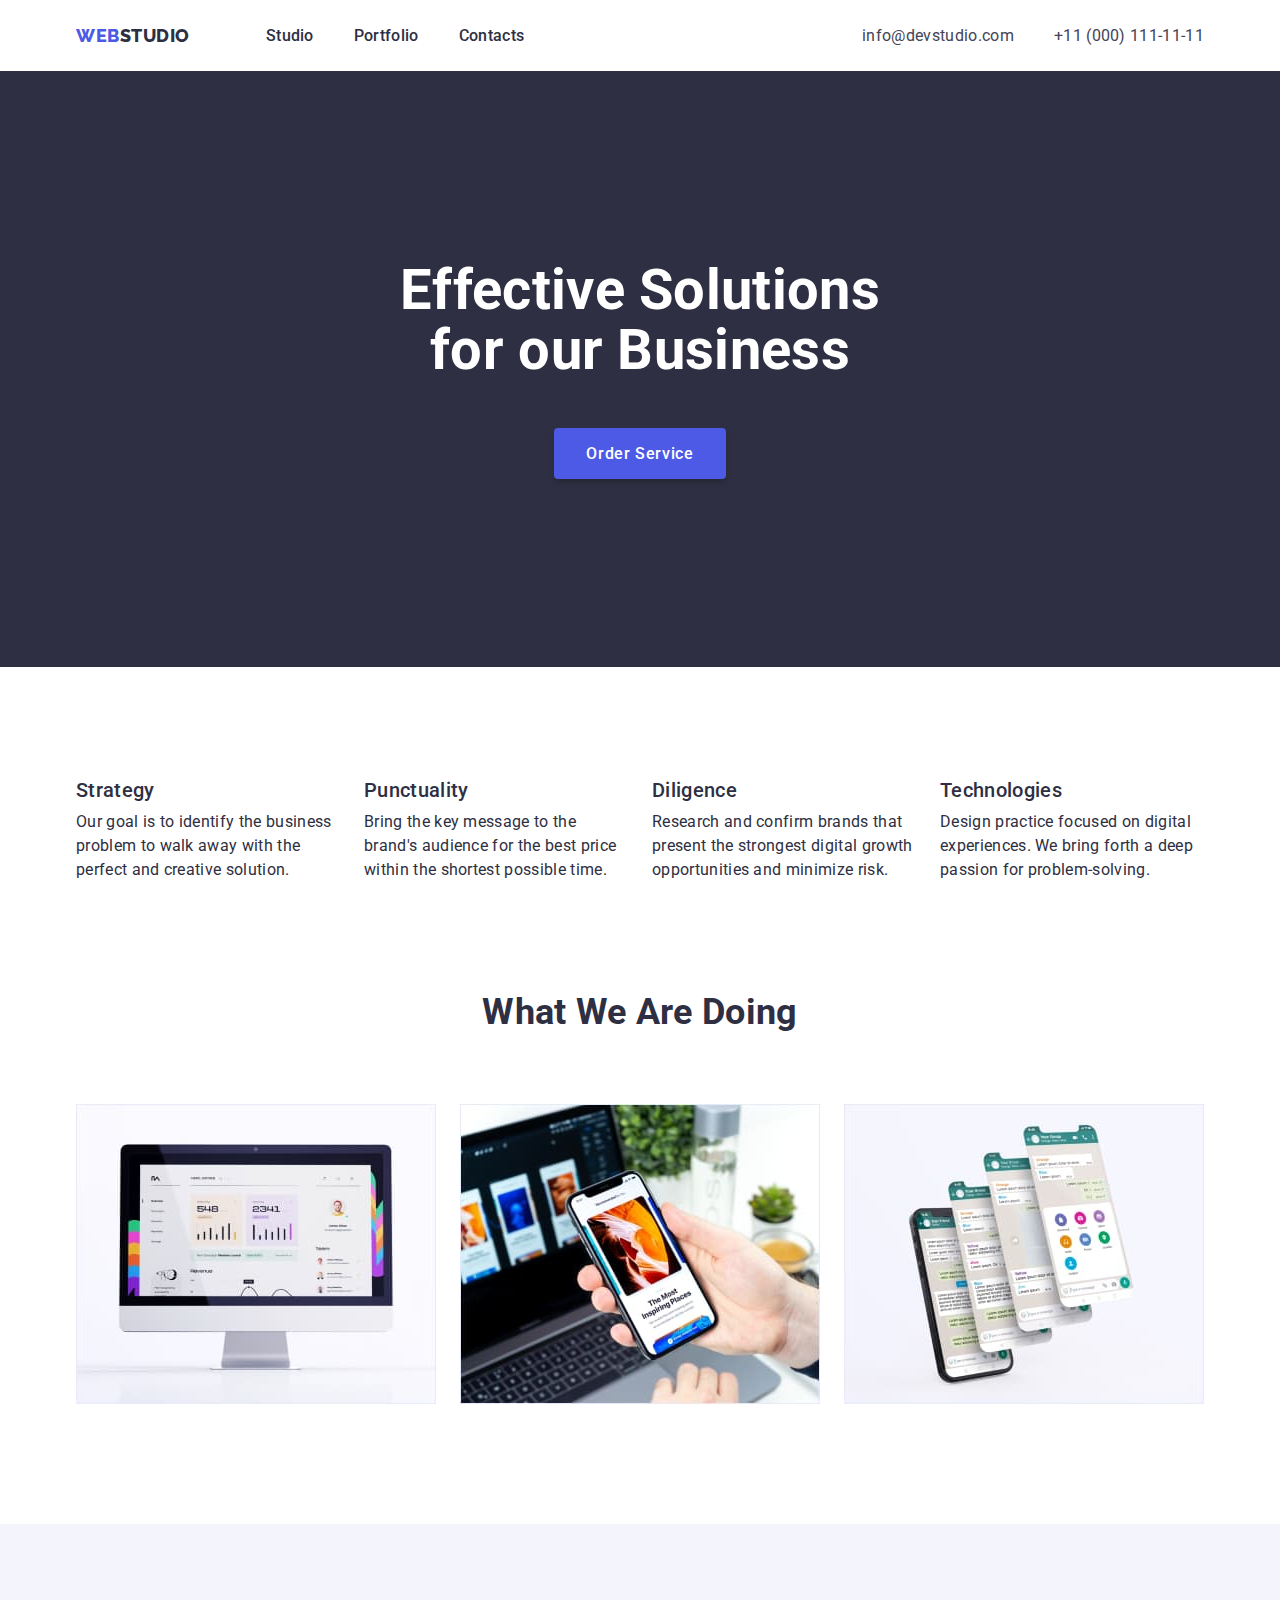
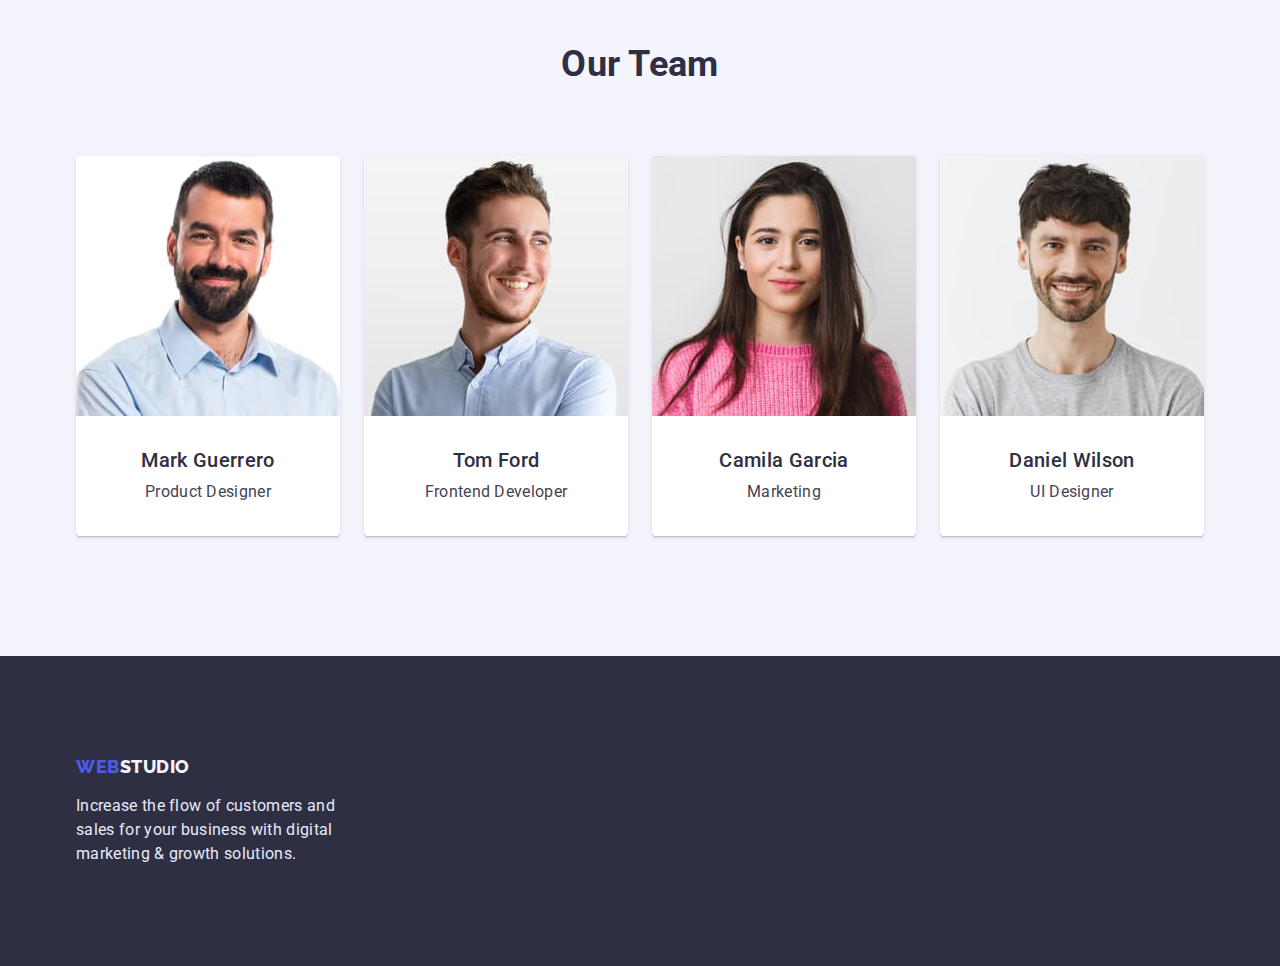
<file: index.html>
<!DOCTYPE html>
<html lang="en">
  <head>
    <title>WebStudio</title>

    <link rel="preconnect" href="https://fonts.googleapis.com" />
    <link rel="preconnect" href="https://fonts.gstatic.com" crossorigin />

    <link
      href="https://fonts.googleapis.com/css2?family=Raleway:wght@800&family=Roboto:wght@400;500;700;900&display=swap"
      rel="stylesheet"
    />
    <link
      href="https://cdn.jsdelivr.net/npm/modern-normalize@1.1.0/modern-normalize.min.css
      "
      rel="stylesheet"
    />

    <link rel="stylesheet" href="./css/styles.css" />
  </head>

  <body>
    <header class="header">
      <div class="container hdr-main">
        <nav class="header-nav hdr-main">
          <a class="header-logo link" href="./index.html"
            ><span class="header-logo-color link">Web</span>Studio</a
          >
          <ul class="header-list list hdr-main">
            <li class="header-item">
              <a class="header-link current link" href="./index.html">Studio</a>
            </li>
            <li class="header-item">
              <a class="header-link current link" href="./portfolio.html"
                >Portfolio</a>
            </li>
            <li class="header-item">
              <a class="header-link current link" href="./contacts.html"
                >Contacts</a
              >
            </li>
          </ul>
        </nav>
        <address class="adress">
          <ul class="adress-list list hdr-main">
            <li class="adress-item">
              <a class="adress-mail link" href="mailto:info@devstudio.com"
                >info@devstudio.com</a
              >
            </li>
            <li class="adress-item">
              <a class="adress-tel link" href="tel:+11(000)111-11-11"
                >+11 (000) 111-11-11</a
              >
            </li>
          </ul>
        </address>
      </div>
    </header>
    <main>
      <!-- Hero section -->
      <section class="hero">
        <div class="container">
          <h1 class="hero-title">Effective Solutions for our Business</h1>
          <button type="button" class="hero-order">Order Service</button>
        </div>
      </section>

      <!-- Our Features -->

      <section class="features">
        <div class="container">
          <h2 class="visually-hidden">Our Features</h2>
          <ul class="features-list list">
            <li class="features-item">
              <h3 class="features-subtitle">Strategy</h3>
              <p class="features-text">
                Our goal is to identify the business problem to walk away with
                the perfect and creative solution.
              </p>
            </li>
            <li class="features-item">
              <h3 class="features-subtitle">Punctuality</h3>
              <p class="features-text">
                Bring the key message to the brand's audience for the best price
                within the shortest possible time.
              </p>
            </li>
            <li class="features-item">
              <h3 class="features-subtitle">Diligence</h3>
              <p class="features-text">
                Research and confirm brands that present the strongest digital
                growth opportunities and minimize risk.
              </p>
            </li>
            <li class="features-item">
              <h3 class="features-subtitle">Technologies</h3>
              <p class="features-text">
                Design practice focused on digital experiences. We bring forth a
                deep passion for problem-solving.
              </p>
            </li>
          </ul>
        </div>
      </section>

      <!-- Our Activity -->

      <section class="activity">
        <div class="container">
          <h2 class="activity-title">What we are doing</h2>
          <ul class="activity-list list">
            <li class="activity-item">
              <img
                class="activity-img"
                src="./images/computer.jpg"
                alt="computer"
                width="360"
                height="300"
              />
            </li>
            <li class="activity-item">
              <img
                class="activity-img"
                src="./images/design.jpg"
                alt="design"
                width="360"
                height="300"
              />
            </li>
            <li class="activity-item">
              <img
                class="activity-img"
                src="./images/apps.jpg"
                alt="apps"
                width="360"
                height="300"
              />
            </li>
          </ul>
        </div>
      </section>

      <!-- Our Team -->

      <section class="team">
        <div class="container">
          <h2 class="team-title">Our Team</h2>
          <ul class="team-list list">
            <li class="team-item">
              <img
                class="team-img"
                src="./images/product-designer.jpg"
                alt="Product Designer"
                width="264"
                height="260"
              />
              <div class="tm-txt">
              <h3 class="team-subtitle">Mark Guerrero</h3>
              <p class="team-text">Product Designer</p>
              </div>
            </li>
            <li class="team-item">
              <img
                class="team-img"
                src="./images/frontend-developer.jpg"
                alt="Frontend Developer"
                width="264"
                height="260"
              />
              <div class="tm-txt">
              <h3 class="team-subtitle">Tom Ford</h3>
              <p class="team-text">Frontend Developer</p>
             </div>
            </li>
            <li class="team-item">
              <img
                class="team-img"
                src="./images/marketing.jpg"
                alt="Marketing"
                width="264"
                height="260"
              />
              <div class="tm-txt">
              <h3 class="team-subtitle">Camila Garcia</h3>
              <p class="team-text">Marketing</p>
            </div>
            </li>
            <li class="team-item">
              <img
                class="team-img"
                src="./images/ui-designer.jpg"
                alt="UI Designer"
                width="264"
                height="260"
              />
              <div class="tm-txt">
              <h3 class="team-subtitle">Daniel Wilson</h3>
              <p class="team-text">UI Designer</p>
              </div>
            </li>
          </ul>
        </div>
      </section>
    </main>

    <!-- Footer -->

    <footer class="footer">
      <div class="container">
        <a href="./index.html" class="footer-logo link"
          ><span class="footer-logo-color">Web</span>Studio</a
        >
        <p class="footer-text">
          Increase the flow of customers and sales for your business with
          digital marketing & growth solutions.
        </p>
      </div>
    </footer>
  </body>
</html>
</file>
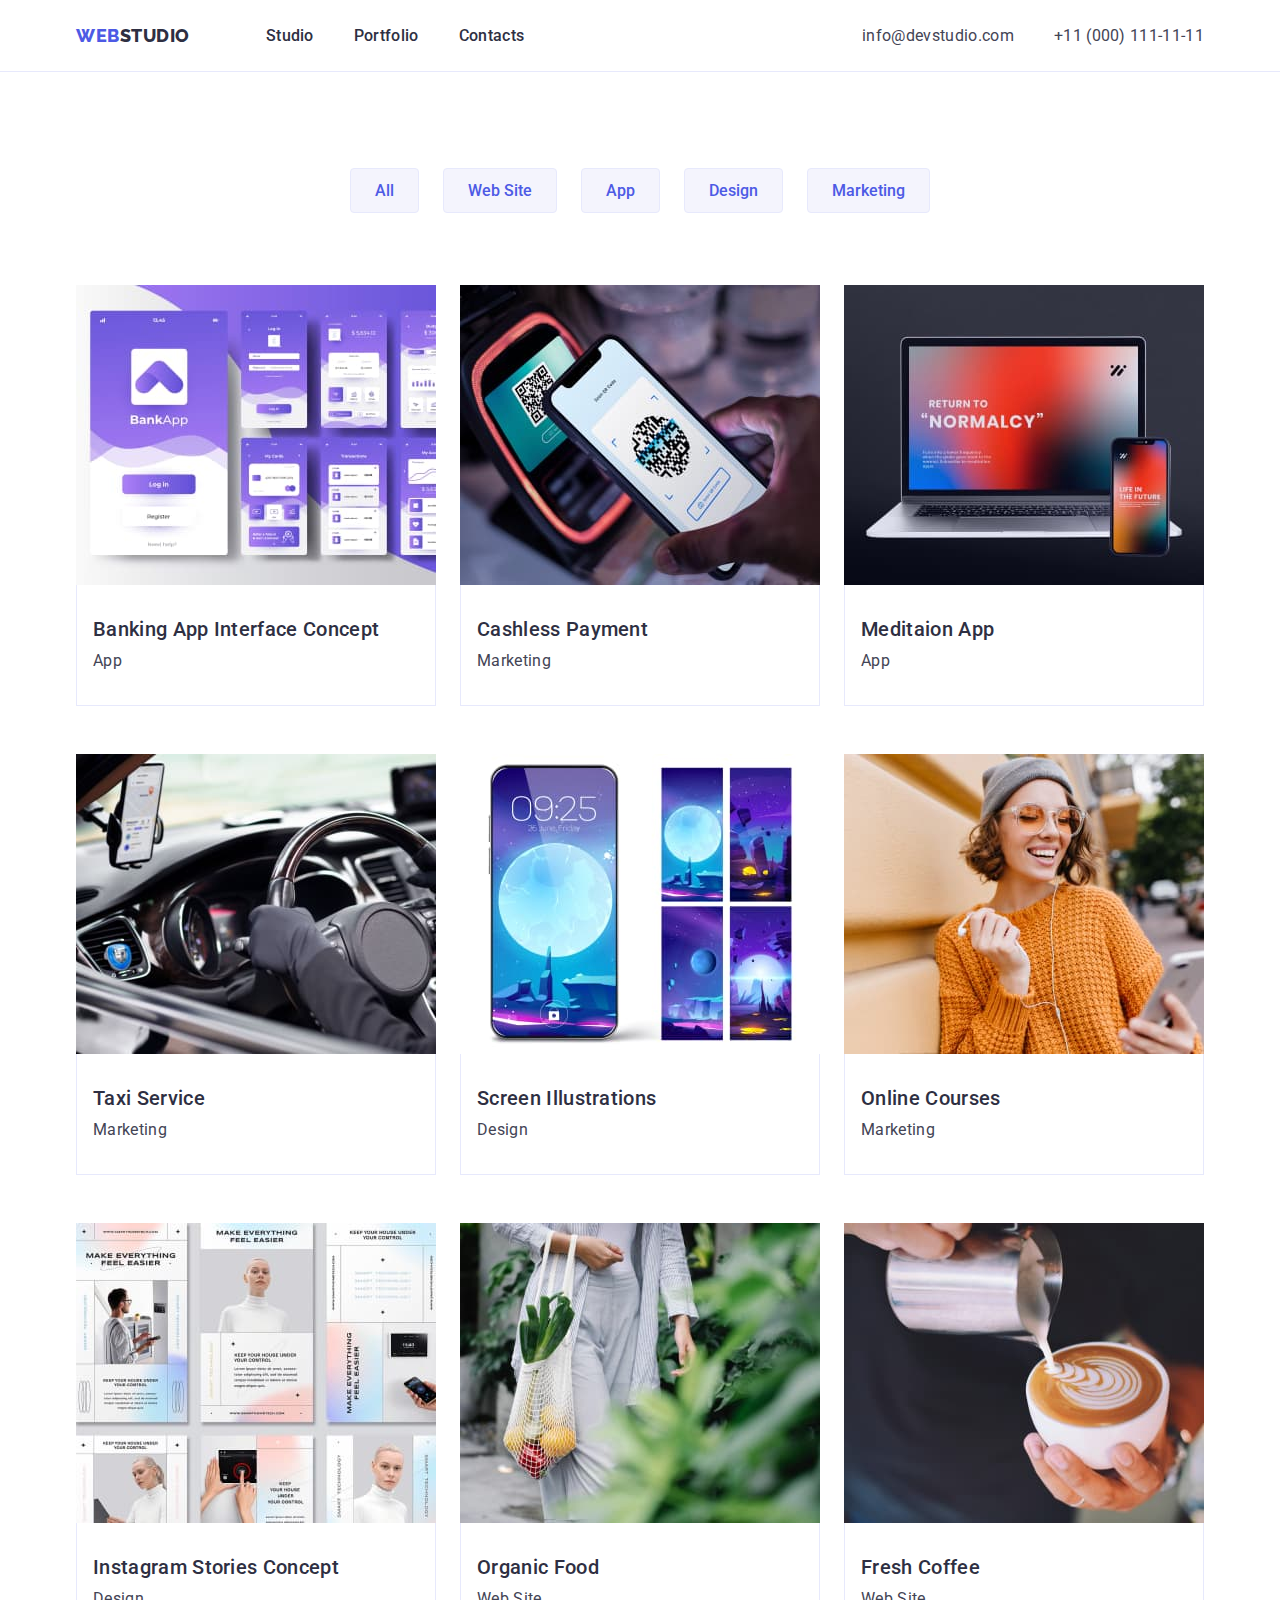
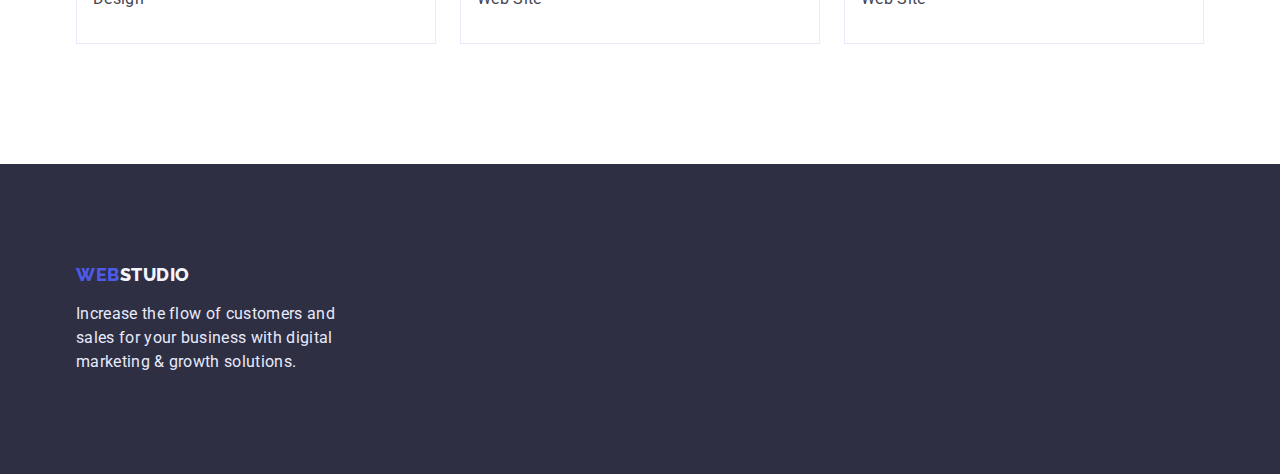
<file: portfolio.html>
<!DOCTYPE html>
<html lang="en">
  <head>
    <meta charset="UTF-8" />
    <meta http-equiv="X-UA-Compatible" content="IE=edge" />
    <meta name="viewport" content="width=device-width, initial-scale=1.0" />
    <title>Portfolio</title>

    <link rel="preconnect" href="https://fonts.googleapis.com" />
    <link rel="preconnect" href="https://fonts.gstatic.com" crossorigin />

    <link
      href="https://fonts.googleapis.com/css2?family=Raleway:wght@800&family=Roboto:wght@400;500;700;900&display=swap"
      rel="stylesheet"
    />
    <link
      href="
      https://cdn.jsdelivr.net/npm/modern-normalize@1.1.0/modern-normalize.min.css
      "
      rel="stylesheet"
    />
    <link rel="stylesheet" href="./css/styles.css" />
  </head>

  <!-- Header -->

  <body>
    <header class="header prf-header">
      <div class="container hdr-main">
        <nav class="header-nav hdr-main">
          <a class="header-logo link" href="./index.html"
            ><span class="header-logo-color">Web</span>Studio</a
          >
          <ul class="header-list list hdr-main">
            <li class="header-item">
              <a class="header-link current link" href="./index.html">Studio</a>
            </li>
            <li class="header-item">
              <a class="header-link current link" href="./portfolio.html"
                >Portfolio</a
              >
            </li>
            <li class="header-item">
              <a class="header-link current link" href="./contacts.html"
                >Contacts</a
              >
            </li>
          </ul>
        </nav>
        <address class="adress">
          <ul class="adress-list list hdr-main">
            <li class="adress-item">
              <a class="adress-mail link" href="mailto:info@devstudio.com"
                >info@devstudio.com</a
              >
            </li>
            <li class="adress-item">
              <a class="adress-tel link adress-pdg" href="tel:+11(000)111-11-11"
                >+11 (000) 111-11-11</a
              >
            </li>
          </ul>
        </address>
      </div>
    </header>

    <!-- button   -->

    <main>
      <section class="portfolio">
        <div class="container">
          <h1 class="visually-hidden">Portfolio</h1>
          <ul class="button-list list">
            <li class="button-item">
              <button type="button" class="button-btn">All</button>
            </li>
            <li class="button-item">
              <button type="button" class="button-btn">Web Site</button>
            </li>
            <li class="button-item">
              <button type="button" class="button-btn">App</button>
            </li>
            <li class="button-item">
              <button type="button" class="button-btn">Design</button>
            </li>
            <li class="button-item">
              <button type="button" class="button-btn">Marketing</button>
            </li>
          </ul>
          <!-- Portfolio -->
          
          <ul class="portfolio-list list">
            <li class="portfolio-item">
              <img
                class="portfolio-img"
                src="./images/banking-app.jpg"
                alt="Banking App"
                width="360"
                height="300"
              />
              <div class="txt-border">
                <h2 class="portfolio-title">Banking App Interface Concept</h2>
                <p class="portfolio-text">App</p>
              </div>
            </li>
            <li class="portfolio-item">
              <img
                class="portfolio-img"
                src="./images/cashless-pay.jpg"
                alt="Cashless Payment"
                width="360"
                height="300"
              />
              <div class="txt-border">
                <h2 class="portfolio-title">Cashless Payment</h2>
                <p class="portfolio-text">Marketing</p>
              </div>
            </li>
            <li class="portfolio-item">
              <img
                class="portfolio-img"
                src="./images/meditaion-app.jpg"
                alt="Meditaion App"
                width="360"
                height="300"
              />
              <div class="txt-border">
                <h2 class="portfolio-title">Meditaion App</h2>
                <p class="portfolio-text">App</p>
              </div>
            </li>
            <li class="portfolio-item">
              <img
                class="portfolio-img"
                src="./images/taxi-service.jpg"
                alt="Taxi Service"
                width="360"
                height="300"
              />
              <div class="txt-border">
                <h2 class="portfolio-title">Taxi Service</h2>
                <p class="portfolio-text">Marketing</p>
              </div>
            </li>
            <li class="portfolio-item">
              <img
                class="portfolio-img"
                src="./images/screen-illustrations.jpg"
                alt="Screen Illustrations"
                width="360"
                height="300"
              />
              <div class="txt-border">
                <h2 class="portfolio-title">Screen Illustrations</h2>
                <p class="portfolio-text">Design</p>
              </div>
            </li>
            <li class="portfolio-item">
              <img
                class="portfolio-img"
                src="./images/online-courses.jpg"
                alt="Online Courses"
                width="360"
                height="300"
              />
              <div class="txt-border">
                <h2 class="portfolio-title">Online Courses</h2>
                <p class="portfolio-text">Marketing</p>
              </div>
            </li>
            <li class="portfolio-item">
              <img
                class="portfolio-img"
                src="./images/instagram-stories-concept.jpg"
                alt="Instagram Stories Concept"
                width="360"
                height="300"
              />
              <div class="txt-border">
                <h2 class="portfolio-title">Instagram Stories Concept</h2>
                <p class="portfolio-text">Design</p>
              </div>
            </li>
            <li class="portfolio-item">
              <img
                class="portfolio-img"
                src="./images/organic-food.jpg"
                alt="Organic Food"
                width="360"
                height="300"
              />
              <div class="txt-border">
                <h2 class="portfolio-title">Organic Food</h2>
                <p class="portfolio-text">Web Site</p>
              </div>
            </li>
            <li class="portfolio-item">
              <img
                class="portfolio-img"
                src="./images/fresh-coffee.jpg"
                alt="Coffee"
                width="360"
                height="300"
              />
              <div class="txt-border">
                <h2 class="portfolio-title">Fresh Coffee</h2>
                <p class="portfolio-text">Web Site</p>
              </div>
            </li>
          </ul>
        </div>
      </section>
    </main>

    <!-- Footer -->

    <footer class="footer">
      <div class="container ftr-border">
        <a class="footer-logo link" href="./index.html"
          ><span class="footer-logo-color">Web</span>Studio</a
        >
        <p class="footer-text">
          Increase the flow of customers and sales for your business with
          digital marketing & growth solutions.
        </p>
      </div>
    </footer>
  </body>
</html>
</file>
<file: css/styles.css>
/* Header */
:root {
  /* Fonts */
  --secondary-fonts: 'Raleway';

  /* Colors */
  --dark: #2e2f42;
  --bgd-w: #ffffff;
  --primary-brand: #4d5ae5;
  --pressed-state: #404bbf;
  --dark: #2e2f42;
  --success: #31d0aa;
  --text: #434455;
  --subtle-text: #8e8f99;
  --accent: #e7e9fc;
  --light: #f4f4fd;
  --modal-overlay: rgba(46, 47, 66, 0.4);
  --hero-bgd-d: #2e2f42;

  /* header logo  */
  --h-lg-wght: 800;
  --h-lg-sz: 18px;

  /* header 2 */
  --h-sc-sz: 36px;
  --h-sc-hght: calc(40 / 36);
  --h-algn: center;
  --h-transf: capitalize;

  /* header 3 */
  --h-trd-wght: 500;
  --h-trd-sz: 20px;
  --h-trd-hght: calc(24 / 20);
  --let-sps-thr: 0.03em;
  --ln-hght-m: calc(24 / 16);
}

body {
  color: var(--dark);
  background-color: var(--bgd-w);
  font-family: 'Roboto', sans-serif;
  letter-spacing: 0.02em;
}
.container {
  width: 1158px;
  padding: 0 15px;
  margin: 0 auto;
}

h1,
h2,
h3,h4,
h5,
h6,
p,
ul {
  margin: 0;
}
.link {
  text-decoration: none;
}
.list {
  list-style: none;
  margin: 0;
  padding: 0;
}
img {
  display: block;
  max-width: 100%;
  height: auto;
}

.header {
  border-bottom: 1px solid;
  padding-top: 24px;
  padding-bottom: 23px;
}
.prf-header {
border-bottom: 1px solid var(--accent);
}
.hdr-main {
  display: flex;
}
.header-nav {
  margin-right: auto;
}
.header-logo {
  font-family: var(--secondary-fonts);
  font-weight: var(--h-lg-wght);
  font-size: var(--h-lg-sz);
  line-height: calc(24 / 18);
  letter-spacing: var(--let-sps-thr);
  text-transform: uppercase;
  color: var(--hero-bgd-d);
  margin-right: 76px;
}
.header-logo-color {
  color: var(--primary-brand);
}
.header-item {
  margin-right: 40px;
}
.header-item:last-child {
  margin-right: 0;
}
.header-link {
  font-weight: var(--h-trd-wght);
  line-height: var(--ln-hght-m);
  color: var(--hero-bgd-d);
}

.header-link:hover,
.header-link:focus {
  color: var(--pressed-state);
}
.adress-item {
  margin-right: 40px;
}
.adress-item:last-child {
  margin-right: 0;
}

.adress-mail {
  line-height: var(--ln-hght-m);
  font-style: normal;
  color: var(--text); 
} 

.adress-tel {
  line-height: var(--ln-hght-m);
  font-style: normal;
  color: var(--text);
}
.adress-mail:hover,
.adress-mail:focus,
.adress-tel:hover,
.adress-tel:focus {
  color: var(--pressed-state);
}

/*  Hero section  */

.hero {
  background-color: var(--hero-bgd-d);
  padding-top: 188px;
  padding-bottom: 188px;
}
.hero-title {
  font-size: 56px;
  line-height: calc(60 / 56);
  color: var(--bgd-w);
  text-align: var(--h-algn);
  width: 494px;
  margin-bottom: 48px;
  margin-left: auto;
  margin-right: auto;
}
.hero-order {
  font-family: inherit;
  background-color: var(--primary-brand);
  box-shadow: 0px 4px 4px rgba(0, 0, 0, 0.15);
  border-radius: 4px;
  font-weight: var(--h-trd-wght);
  font-size: 16px;
  line-height: var(--h-trd-hght);
  letter-spacing: 0.04em;
  color: var(--bgd-w);
  cursor: pointer;
  padding: 16px 32px;
  border: none;
  margin: 0 auto;
  display: block;
}
.hero-order:hover,
.hero-order:focus {
  background-color: var(--pressed-state);
}

/* Our Features */

.features {
  padding-top: 111px;
  padding-bottom: 110px;
}
.visually-hidden {
  position: absolute;
  width: 1px;
  height: 1px;
  margin: -1px;
  border: 0;
  padding: 0;
  white-space: nowrap;
  clip-path: inset(100%);
  clip: rect(0 0 0 0);
  overflow: hidden;
}
.features-list {
  display: flex;
  gap: 24px;
}
.features-item {
  flex-basis: calc((100% - 3 * 24px)/4);
}

.features-subtitle {
  font-weight: var(--h-trd-wght);
  font-size: var(--h-trd-sz);
  line-height: var(--h-trd-hght);
  margin-bottom: 8px;
}
.features-text {
  line-height: var(--ln-hght-m);
}

/* Our Activity */

.activity {
  padding-bottom: 120px;

}
.activity-title {
  font-size: var(--h-sc-sz);
  line-height: var(--h-sc-hght);
  text-transform: var(--h-transf);
  text-align: var(--h-algn);
  margin-bottom: 72px;
  
}
.activity-list {
  display: flex;
  justify-content: center;
  gap: 24px;
}
.activity-item {
}
.activity-img {
}

/* Our Team */

.team {
  background-color: var(--light);
  padding-bottom: 120px;
  padding-top: 120px;
}
.team-title {
  font-size: var(--h-sc-sz);
  line-height: var(--h-sc-hght);
  text-transform: var(--h-transf);
  text-align: var(--h-algn);
  margin-bottom: 72px;
}
.team-list {
  display: flex;
  gap: 24px;
  align-items: center;
}
.team-item {
  box-shadow: 0px 1px 6px rgba(46, 47, 66, 0.08),
    0px 1px 1px rgba(46, 47, 66, 0.16), 0px 2px 1px rgba(46, 47, 66, 0.08);
  border-radius: 0px 0px 4px 4px;
  background-color: var(--bgd-w);
}
.team-img {
}
.team-subtitle {
  font-weight: var(--h-trd-wght);
  font-size: var(--h-trd-sz);
  line-height: var(--h-trd-hght);
  text-align: center;
  margin-bottom: 8px;
}
.team-text {
  color: var(--text);
  line-height: var(--ln-hght-m);
  text-align: center;
}
.tm-txt {
  padding-top: 32px;
  padding-bottom: 32px;
}

/* Footer */

.footer {
  background-color: var(--hero-bgd-d);
  padding-top: 100px;
  padding-bottom: 100px;
}
.footer-logo {
  font-family: var(--secondary-fonts);
  font-weight: var(--h-lg-wght);
  font-size: var(--h-lg-sz);
  line-height: calc(21 / 18);
  letter-spacing: var(--let-sps-thr);
  text-transform: uppercase;
  color: var(--light);
}
.footer-logo-color {
  color: var(--primary-brand);
}
.footer-text {
  color: var(--accent);
  line-height: var(--ln-hght-m);
  width: 264px;
  margin-top: 16px;
}

/* Button */
.button-list {
  display: flex;
  gap: 24px;
  justify-content: center;
  margin-bottom: 72px;
  
  
}
.button-item {
}
.button-btn {
  font-family: inherit;
  background-color: var(--light);
  font-weight: var(--h-trd-wght);
  font-size: 16px;
  line-height: var(--h-trd-hght);
  color: var(--primary-brand);
  border: 1px solid var(--accent);
  border-radius: 4px;
  cursor: pointer;
  padding: 12px 24px;
}
.button-btn:hover,
.button-btn:focus {
  background: var(--pressed-state);
  color: var(--bgd-w);
}

/* Portfolio */

.portfolio {
  padding-top: 96px;
  padding-bottom: 120px;
  
}
.txt-border {
  border: 1px solid var(--accent);
  border-top: none;
  padding-top: 32px;
  padding-bottom: 32px;
  padding-left: 16px;
  width: 360px;
}
.portfolio-list {
  display: flex;
  flex-wrap: wrap;
  justify-content: center;
  row-gap: 48px;
  column-gap: 24px;
}
.portfolio-item {
  flex-basis: calc((100% - 2*24px)/3);
}
.portfolio-img {
  
}
.portfolio-title {
  font-weight: var(--h-trd-wght);
  font-size: var(--h-trd-sz);
  line-height: var(--h-trd-hght);
  margin-bottom: 8px;
}
.portfolio-text {
  color: var(--text);
  line-height: var(--ln-hght-m);
}
</file>
